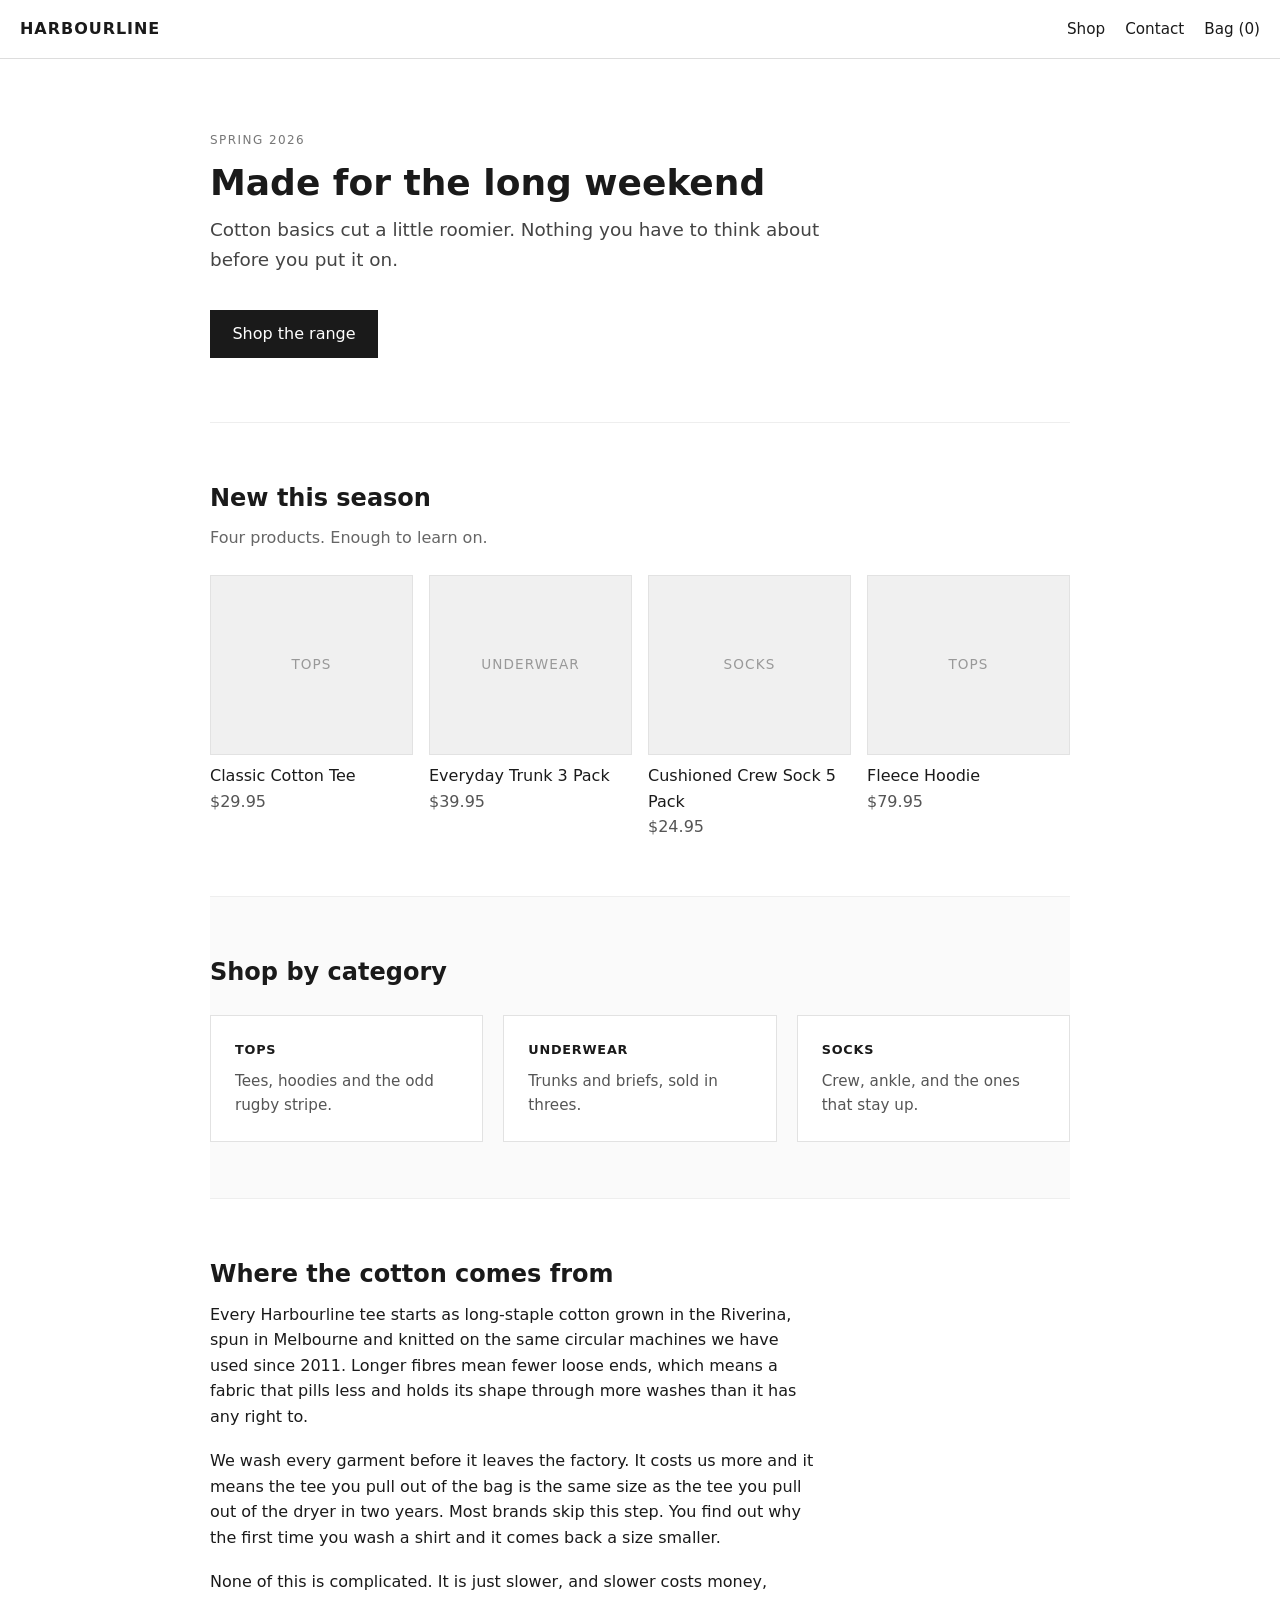
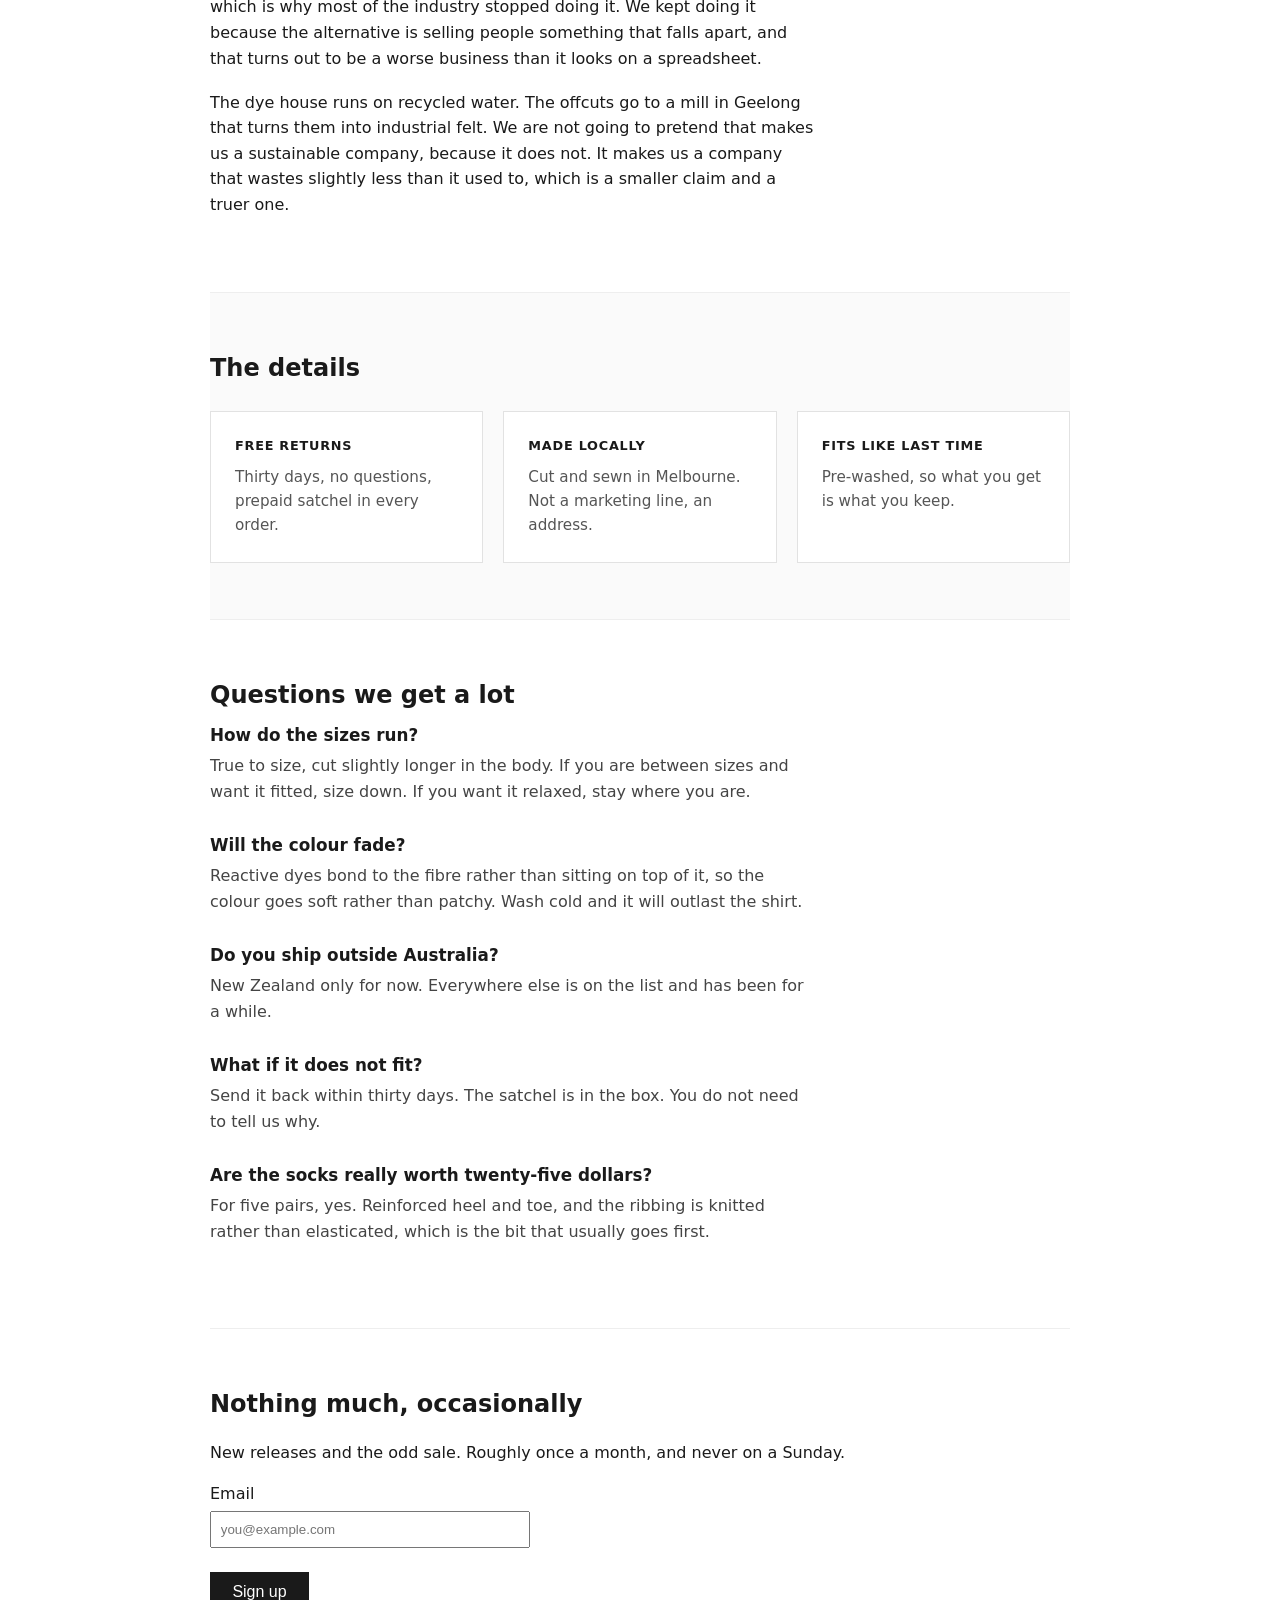
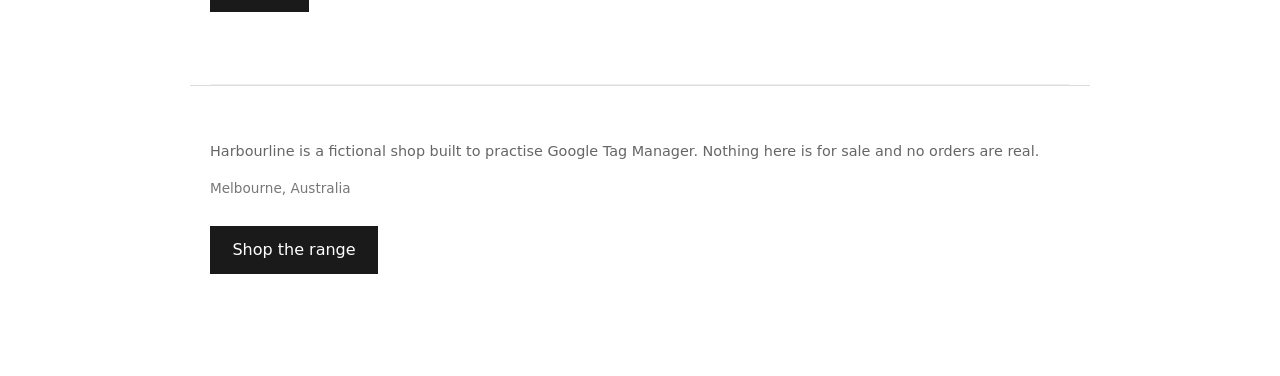
<file: index.html>
<!DOCTYPE html>
<html lang="en-AU">
<head>
<meta charset="utf-8">
<meta name="viewport" content="width=device-width, initial-scale=1">
<title>Harbourline</title>
<link rel="stylesheet" href="assets/style.css">

<!-- Google Tag Manager -->
<script>(function(w,d,s,l,i){w[l]=w[l]||[];w[l].push({'gtm.start':
  new Date().getTime(),event:'gtm.js'});var f=d.getElementsByTagName(s)[0],
  j=d.createElement(s),dl=l!='dataLayer'?'&l='+l:'';j.async=true;j.src=
  'https://www.googletagmanager.com/gtm.js?id='+i+dl;f.parentNode.insertBefore(j,f);
  })(window,document,'script','dataLayer','GTM-TTHF9KZT');</script>
  <!-- End Google Tag Manager -->

</head>
<body>

<!-- Google Tag Manager (noscript) -->
<noscript><iframe src="https://www.googletagmanager.com/ns.html?id=GTM-TTHF9KZT"
  height="0" width="0" style="display:none;visibility:hidden"></iframe></noscript>
  <!-- End Google Tag Manager (noscript) -->

<header>
  <a class="logo" href="index.html">HARBOURLINE</a>
  <nav>  
    <a href="index.html#shop" data-track="nav-shop">Shop</a>
    <a href="contact.html" data-track="nav-contact">Contact</a>
    <a href="cart.html" data-track="nav-bag">Bag (<span id="cart-count">0</span>)</a>
  </nav>
</header>

<main>

  <section class="hero">
    <p class="eyebrow">Spring 2026</p>
    <h1>Made for the long weekend</h1>
    <p class="lede">Cotton basics cut a little roomier. Nothing you have to think about
      before you put it on.</p>
    <a href="#shop" class="primary button"data-track="hero-cta">Shop the range</a>
  </section>

  <section id="shop" class="band">
    <h2>New this season</h2>
    <p class="sub">Four products. Enough to learn on.</p>
    <div id="listing"></div>
  </section>

  <section class="band alt">
    <h2>Shop by category</h2>
    <div class="tiles">
      <div class="tile"><span>Tops</span><p>Tees, hoodies and the odd rugby stripe.</p></div>
      <div class="tile"><span>Underwear</span><p>Trunks and briefs, sold in threes.</p></div>
      <div class="tile"><span>Socks</span><p>Crew, ankle, and the ones that stay up.</p></div>
    </div>
  </section>

  <section class="band editorial">
    <h2>Where the cotton comes from</h2>
    <p>Every Harbourline tee starts as long-staple cotton grown in the Riverina, spun in
      Melbourne and knitted on the same circular machines we have used since 2011. Longer
      fibres mean fewer loose ends, which means a fabric that pills less and holds its
      shape through more washes than it has any right to.</p>
    <p>We wash every garment before it leaves the factory. It costs us more and it means
      the tee you pull out of the bag is the same size as the tee you pull out of the
      dryer in two years. Most brands skip this step. You find out why the first time you
      wash a shirt and it comes back a size smaller.</p>
    <p>None of this is complicated. It is just slower, and slower costs money, which is
      why most of the industry stopped doing it. We kept doing it because the alternative
      is selling people something that falls apart, and that turns out to be a worse
      business than it looks on a spreadsheet.</p>
    <p>The dye house runs on recycled water. The offcuts go to a mill in Geelong that
      turns them into industrial felt. We are not going to pretend that makes us a
      sustainable company, because it does not. It makes us a company that wastes
      slightly less than it used to, which is a smaller claim and a truer one.</p>
  </section>

  <section class="band alt">
    <h2>The details</h2>
    <div class="tiles">
      <div class="tile"><span>Free returns</span><p>Thirty days, no questions, prepaid
        satchel in every order.</p></div>
      <div class="tile"><span>Made locally</span><p>Cut and sewn in Melbourne. Not a
        marketing line, an address.</p></div>
      <div class="tile"><span>Fits like last time</span><p>Pre-washed, so what you get is
        what you keep.</p></div>
    </div>
  </section>

  <section class="band">
    <h2>Questions we get a lot</h2>

    <div class="faq">
      <h3>How do the sizes run?</h3>
      <p>True to size, cut slightly longer in the body. If you are between sizes and want
        it fitted, size down. If you want it relaxed, stay where you are.</p>
    </div>

    <div class="faq">
      <h3>Will the colour fade?</h3>
      <p>Reactive dyes bond to the fibre rather than sitting on top of it, so the colour
        goes soft rather than patchy. Wash cold and it will outlast the shirt.</p>
    </div>

    <div class="faq">
      <h3>Do you ship outside Australia?</h3>
      <p>New Zealand only for now. Everywhere else is on the list and has been for a
        while.</p>
    </div>

    <div class="faq">
      <h3>What if it does not fit?</h3>
      <p>Send it back within thirty days. The satchel is in the box. You do not need to
        tell us why.</p>
    </div>

    <div class="faq">
      <h3>Are the socks really worth twenty-five dollars?</h3>
      <p>For five pairs, yes. Reinforced heel and toe, and the ribbing is knitted rather
        than elasticated, which is the bit that usually goes first.</p>
    </div>
  </section>

  <section class="band signup">
    <h2>Nothing much, occasionally</h2>
    <p>New releases and the odd sale. Roughly once a month, and never on a Sunday.</p>
    <label>Email <input type="email" placeholder="you@example.com"></label>
    <button class="primary">Sign up</button>
  </section>

</main>

<footer>
  <p>Harbourline is a fictional shop built to practise Google Tag Manager. Nothing here
    is for sale and no orders are real.</p>
  <p class="sku">Melbourne, Australia</p>
  <p><a href="#shop" class="primary button" data-track="footer-cta">Shop the range</a></p>
</footer>
<script src="assets/shop.js"></script>
</body>
</html>
</file>
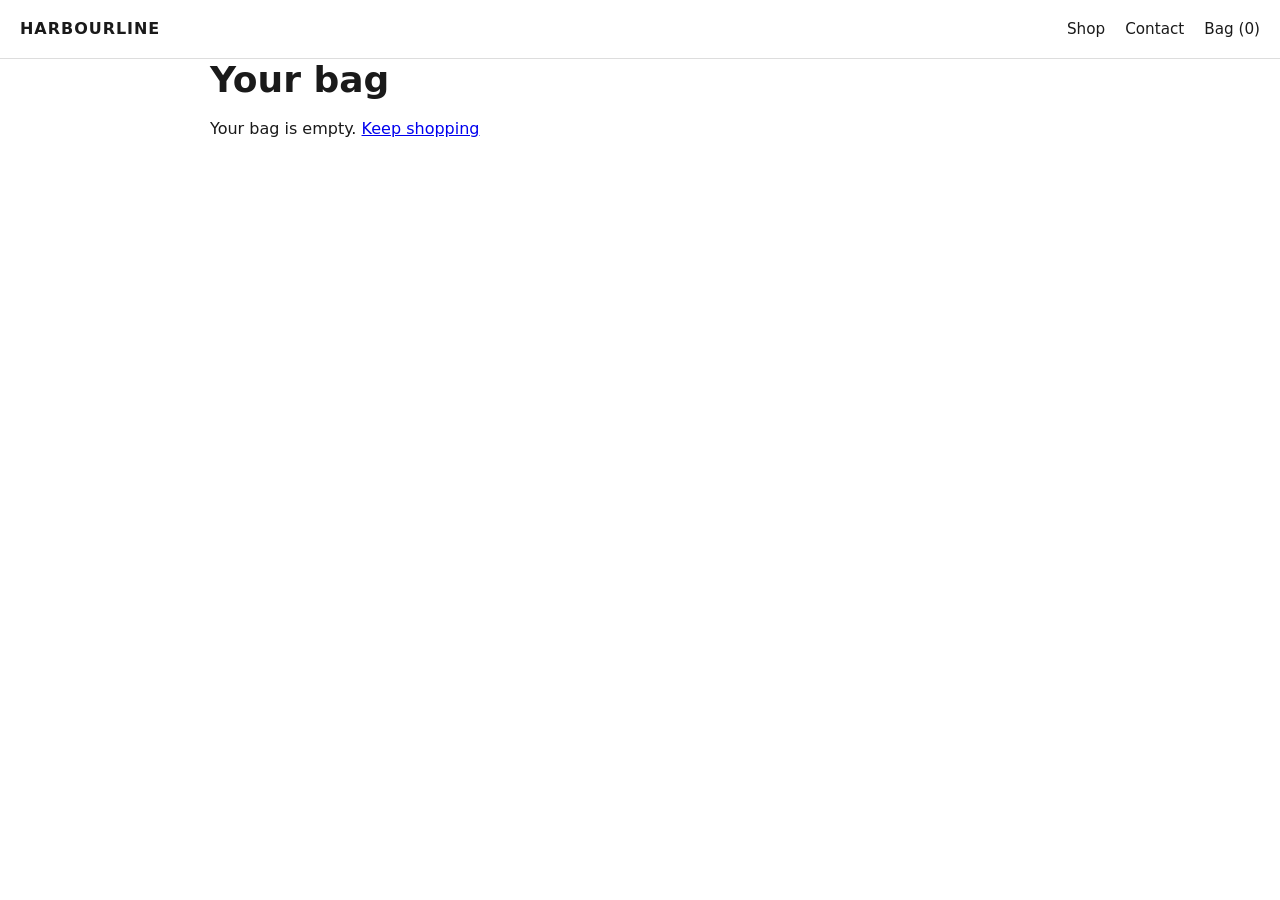
<file: cart.html>
<!DOCTYPE html>
<html lang="en-AU">
<head>
<meta charset="utf-8">
<meta name="viewport" content="width=device-width, initial-scale=1">
<title>Your bag | Harbourline</title>
<link rel="stylesheet" href="assets/style.css">

<!-- Google Tag Manager -->
<script>(function(w,d,s,l,i){w[l]=w[l]||[];w[l].push({'gtm.start':
  new Date().getTime(),event:'gtm.js'});var f=d.getElementsByTagName(s)[0],
  j=d.createElement(s),dl=l!='dataLayer'?'&l='+l:'';j.async=true;j.src=
  'https://www.googletagmanager.com/gtm.js?id='+i+dl;f.parentNode.insertBefore(j,f);
  })(window,document,'script','dataLayer','GTM-TTHF9KZT');</script>
  <!-- End Google Tag Manager -->

</head>
<body>

<!-- Google Tag Manager (noscript) -->
<noscript><iframe src="https://www.googletagmanager.com/ns.html?id=GTM-TTHF9KZT"
  height="0" width="0" style="display:none;visibility:hidden"></iframe></noscript>
  <!-- End Google Tag Manager (noscript) -->

<header>
  <a class="logo" href="index.html">HARBOURLINE</a>
  <nav>  
    <a href="index.html#shop" data-track="nav-shop">Shop</a>
    <a href="contact.html" data-track="nav-contact">Contact</a>
    <a href="cart.html" data-track="nav-bag">Bag (<span id="cart-count">0</span>)</a>
  </nav>
</header>

<main>
    <h1>Your bag</h1>
    <div id="cart"></div>
</main>

<script src="assets/shop.js"></script>
</body>
</html>
</file>
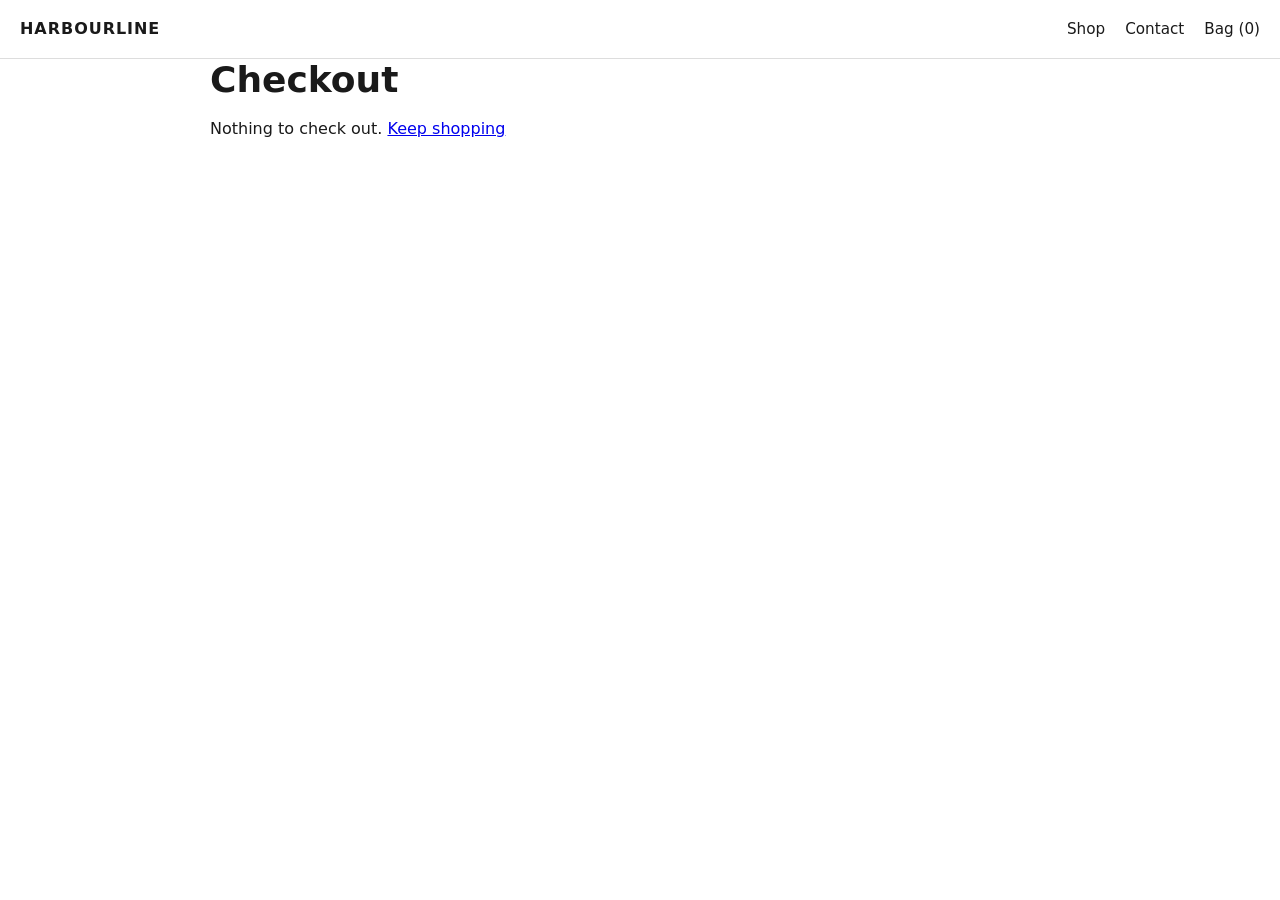
<file: checkout.html>
<!DOCTYPE html>
<html lang="en-AU">
<head>
<meta charset="utf-8">
<meta name="viewport" content="width=device-width, initial-scale=1">
<title>Checkout | Harbourline</title>
<link rel="stylesheet" href="assets/style.css">

<!-- Google Tag Manager -->
<script>(function(w,d,s,l,i){w[l]=w[l]||[];w[l].push({'gtm.start':
  new Date().getTime(),event:'gtm.js'});var f=d.getElementsByTagName(s)[0],
  j=d.createElement(s),dl=l!='dataLayer'?'&l='+l:'';j.async=true;j.src=
  'https://www.googletagmanager.com/gtm.js?id='+i+dl;f.parentNode.insertBefore(j,f);
  })(window,document,'script','dataLayer','GTM-TTHF9KZT');</script>
  <!-- End Google Tag Manager -->

</head>
<body>

<!-- Google Tag Manager (noscript) -->
<noscript><iframe src="https://www.googletagmanager.com/ns.html?id=GTM-TTHF9KZT"
  height="0" width="0" style="display:none;visibility:hidden"></iframe></noscript>
  <!-- End Google Tag Manager (noscript) -->

<header>
  <a class="logo" href="index.html">HARBOURLINE</a>
  <nav>  
    <a href="index.html#shop" data-track="nav-shop">Shop</a>
    <a href="contact.html" data-track="nav-contact">Contact</a>
    <a href="cart.html" data-track="nav-bag">Bag (<span id="cart-count">0</span>)</a>
  </nav>
</header>

<main>
    <h1>Checkout</h1>
    <div id="checkout"></div>
</main>

<script src="assets/shop.js"></script>
</body>
</html>
</file>
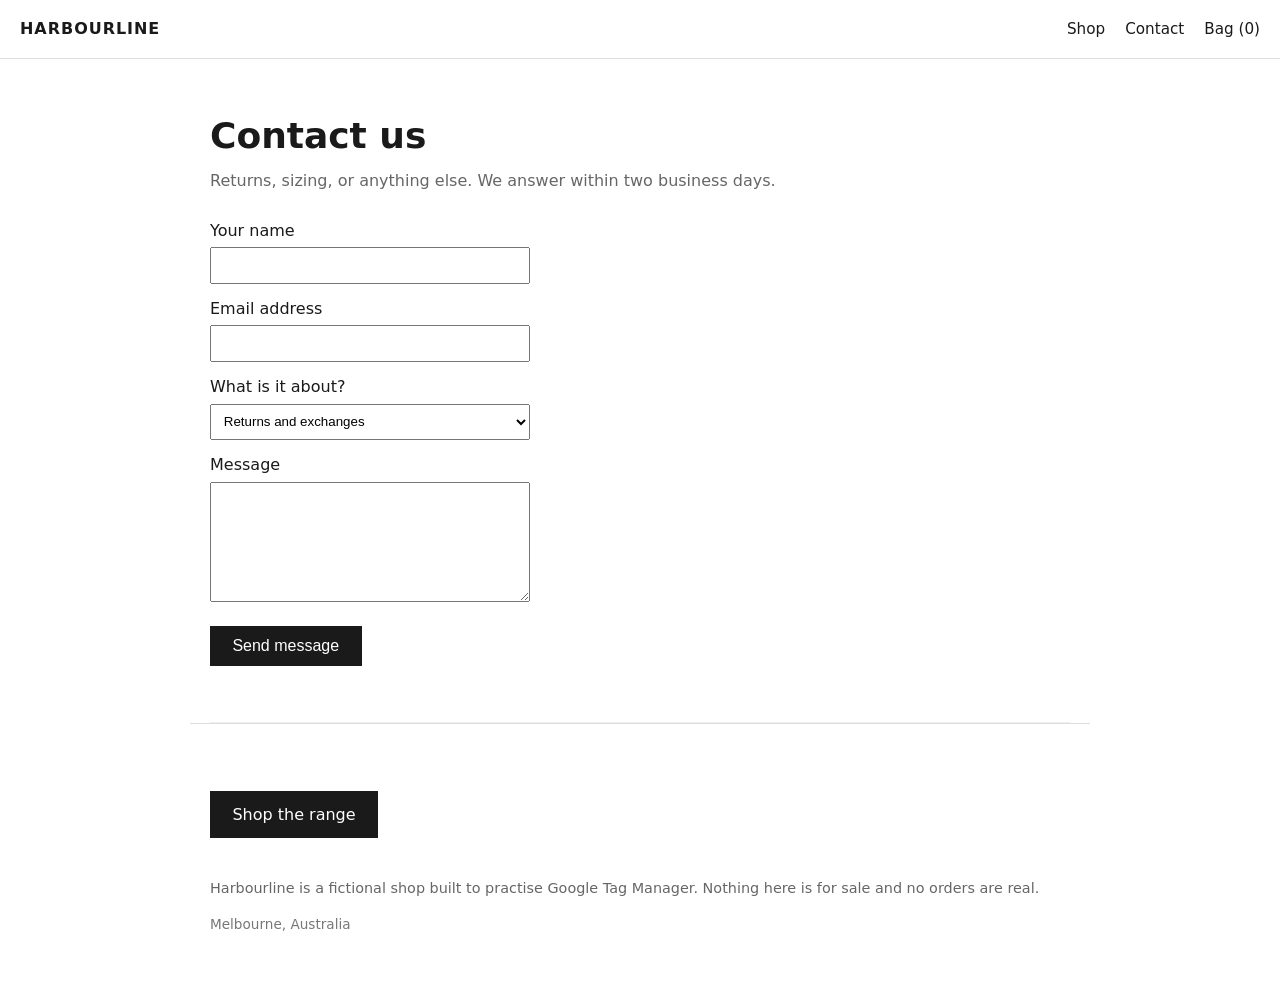
<file: contact.html>
<!DOCTYPE html>
<html lang="en-AU">
<head>
<meta charset="utf-8">
<meta name="viewport" content="width=device-width, initial-scale=1">
<title>Contact us | Harbourline</title>
<link rel="stylesheet" href="assets/style.css">

<!-- Google Tag Manager -->
<script>(function(w,d,s,l,i){w[l]=w[l]||[];w[l].push({'gtm.start':
new Date().getTime(),event:'gtm.js'});var f=d.getElementsByTagName(s)[0],
j=d.createElement(s),dl=l!='dataLayer'?'&l='+l:'';j.async=true;j.src=
'https://www.googletagmanager.com/gtm.js?id='+i+dl;f.parentNode.insertBefore(j,f);
})(window,document,'script','dataLayer','GTM-TTHF9KZT');</script>
<!-- End Google Tag Manager -->

<style>
  .form-wrap { max-width: 480px; }
  .field-error { color: #b3261e; font-size: 0.85rem; margin: 0.25rem 0 0; }
  textarea { display: block; width: 100%; padding: 0.55rem; margin-top: 0.25rem;
             font: inherit; min-height: 120px; }
  #contact-success { background: #eaf5ec; border: 1px solid #b7ddc0; padding: 1.25rem;
                     margin-top: 1.5rem; }
  #contact-success h3 { margin: 0 0 0.35rem; }
  .pending { opacity: 0.6; pointer-events: none; }
</style>
</head>
<body>

<!-- Google Tag Manager (noscript) -->
<noscript><iframe src="https://www.googletagmanager.com/ns.html?id=GTM-TTHF9KZT"
height="0" width="0" style="display:none;visibility:hidden"></iframe></noscript>
<!-- End Google Tag Manager (noscript) -->

<header>
  <a class="logo" href="index.html">HARBOURLINE</a>
  <nav>
    <a href="index.html#shop" data-track="nav-shop">Shop</a>
    <a href="contact.html" data-track="nav-contact">Contact</a>
    <a href="cart.html" data-track="nav-bag">Bag (<span id="cart-count">0</span>)</a>
  </nav>
</header>

<main>

  <section class="band">
    <h1>Contact us</h1>
    <p class="sub">Returns, sizing, or anything else. We answer within two business days.</p>

    <div class="form-wrap">

      <div id="contact-form">
        <label>Your name
          <input type="text" id="cf-name">
        </label>
        <p class="field-error" id="err-name" hidden>Please enter your name.</p>

        <label>Email address
          <input type="email" id="cf-email">
        </label>
        <p class="field-error" id="err-email" hidden>Please enter a valid email address.</p>

        <label>What is it about?
          <select id="cf-subject">
            <option value="returns">Returns and exchanges</option>
            <option value="sizing">Sizing help</option>
            <option value="order">An existing order</option>
            <option value="other">Something else</option>
          </select>
        </label>

        <label>Message
          <textarea id="cf-message"></textarea>
        </label>
        <p class="field-error" id="err-message" hidden>Please write us a message.</p>

        <button id="cf-submit" class="primary" data-track="contact-submit">Send message</button>
      </div>

      <div id="contact-success" hidden>
        <h3>Message sent</h3>
        <span id="contact-success-message">Thanks, we have your message and will reply
          within two business days.</span>
      </div>

    </div>
  </section>

</main>

<footer>
  <p><a href="index.html#shop" class="primary button" data-track="footer-cta">Shop the range</a></p>
  <p>Harbourline is a fictional shop built to practise Google Tag Manager. Nothing here
    is for sale and no orders are real.</p>
  <p class="sku">Melbourne, Australia</p>
</footer>

<script>
(function () {
  var form    = document.getElementById('contact-form');
  var success = document.getElementById('contact-success');
  var button  = document.getElementById('cf-submit');

  function show(id, on) { document.getElementById(id).hidden = !on; }

  button.addEventListener('click', function () {
    var name    = document.getElementById('cf-name').value.trim();
    var email   = document.getElementById('cf-email').value.trim();
    var message = document.getElementById('cf-message').value.trim();

    var nameBad    = name.length === 0;
    var emailBad   = !/^[^\s@]+@[^\s@]+\.[^\s@]+$/.test(email);
    var messageBad = message.length === 0;

    show('err-name', nameBad);
    show('err-email', emailBad);
    show('err-message', messageBad);

    if (nameBad || emailBad || messageBad) return;

    // Pretend to talk to a server. The delay is deliberate: it is why the
    // confirmation message is a better success signal than the button click.
    form.classList.add('pending');
    button.textContent = 'Sending...';

    setTimeout(function () {
      form.hidden = true;
      success.hidden = false;
    }, 900);
  });
})();
</script>

<script src="assets/shop.js"></script>
</body>
</html>
</file>
<file: assets/style.css>
/* Deliberately plain. This is a test rig, not a portfolio design piece.
   Enough structure to make scroll depth meaningful, and no more. */

   * { box-sizing: border-box; }

   body {
     font: 16px/1.6 system-ui, -apple-system, "Segoe UI", sans-serif;
     margin: 0;
     color: #1a1a1a;
     background: #fff;
   }
   
   header {
     display: flex;
     align-items: baseline;
     gap: 1.5rem;
     padding: 1rem 1.25rem;
     border-bottom: 1px solid #ddd;
     position: sticky;
     top: 0;
     background: #fff;
     z-index: 5;
   }
   
   header .logo { font-weight: 700; letter-spacing: 0.06em; }
   header a { color: #1a1a1a; text-decoration: none; }
   header nav { margin-left: auto; display: flex; gap: 1.25rem; align-items: baseline; }
   header nav a { font-size: 0.95rem; }
   header nav a:hover { text-decoration: underline; }
   footer .primary.button { margin-bottom: 1.5rem; }
   
   main { max-width: 900px; margin: 0 auto; padding: 0 1.25rem; }
   
   h1 { font-size: 2.25rem; line-height: 1.15; margin: 0 0 0.75rem; }
   h2 { font-size: 1.5rem; margin: 0 0 0.5rem; }
   h3 { font-size: 1.05rem; margin: 0 0 0.25rem; }
   
   /* ---------- sections ---------- */
   
   .hero { padding: 4.5rem 0 4rem; border-bottom: 1px solid #eee; }
   .eyebrow {
     text-transform: uppercase;
     letter-spacing: 0.12em;
     font-size: 0.75rem;
     color: #777;
     margin: 0 0 0.75rem;
   }
   .lede { font-size: 1.15rem; color: #444; max-width: 34em; margin: 0 0 1.5rem; }
   
   .band { padding: 3.5rem 0; border-bottom: 1px solid #eee; }
   .band.alt { background: #fafafa; }
   .sub { color: #666; margin: 0 0 1.5rem; }
   
   .editorial p { max-width: 38em; margin: 0 0 1.15rem; }
   .faq { max-width: 38em; margin: 0 0 1.75rem; }
   .faq p { margin: 0; color: #444; }
   
   .signup { padding-bottom: 4.5rem; }
   
   footer {
     padding: 2.5rem 1.25rem 4rem;
     border-top: 1px solid #ddd;
     max-width: 900px;
     margin: 0 auto;
     color: #666;
     font-size: 0.9rem;
   }
   
   /* ---------- product grid ---------- */
   
   #listing {
     display: grid;
     grid-template-columns: repeat(auto-fill, minmax(200px, 1fr));
     gap: 1rem;
     margin-top: 1.5rem;
   }
   
   .card { text-decoration: none; color: inherit; }
   .card-name { margin-top: 0.5rem; }
   .card-price { color: #555; }
   
   .thumb {
     background: #f0f0f0;
     border: 1px solid #e2e2e2;
     height: 180px;
     display: flex;
     align-items: center;
     justify-content: center;
     color: #999;
     font-size: 0.85rem;
     text-transform: uppercase;
     letter-spacing: 0.08em;
   }
   
   .thumb.large { height: 260px; max-width: 380px; }
   
   /* ---------- tiles ---------- */
   
   .tiles {
     display: grid;
     grid-template-columns: repeat(auto-fit, minmax(220px, 1fr));
     gap: 1.25rem;
     margin-top: 1.5rem;
   }
   
   .tile { border: 1px solid #e2e2e2; padding: 1.5rem; background: #fff; }
   .tile span {
     display: block;
     font-weight: 600;
     text-transform: uppercase;
     letter-spacing: 0.06em;
     font-size: 0.8rem;
     margin-bottom: 0.5rem;
   }
   .tile p { margin: 0; color: #555; font-size: 0.95rem; }
   
   /* ---------- bits and pieces ---------- */
   
   .sku { color: #777; font-size: 0.85rem; margin: 0.25rem 0; }
   .price { font-size: 1.15rem; font-weight: 600; }
   .note { color: #276738; }
   
   label { display: block; margin: 0.75rem 0; max-width: 320px; }
   select, input { display: block; width: 100%; padding: 0.55rem; margin-top: 0.25rem; }
   
   .primary {
     display: inline-block;
     background: #1a1a1a;
     color: #fff;
     border: 0;
     padding: 0.7rem 1.4rem;
     font-size: 1rem;
     cursor: pointer;
     text-decoration: none;
     margin-top: 0.75rem;
   }
   
   table { border-collapse: collapse; width: 100%; margin-top: 1rem; }
   td { border-bottom: 1px solid #eee; padding: 0.6rem 0; vertical-align: top; }
   td:nth-child(2), td:nth-child(3) { text-align: right; width: 90px; }
</file>
